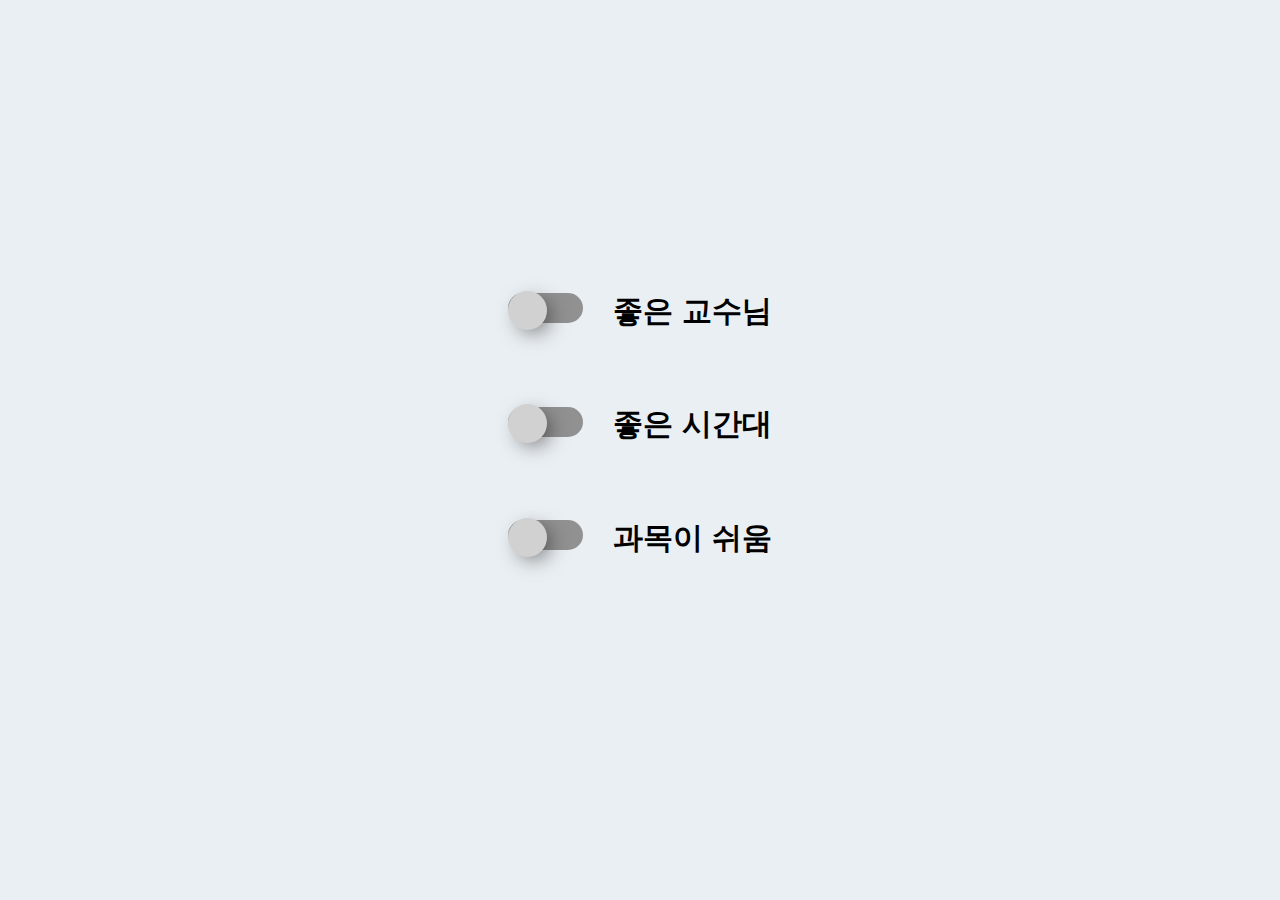
<file: public/school/index.html>
<!DOCTYPE html>
<html lang="ko">
<head>
	<meta charset="UTF-8">
	<title>대학수업</title>
	<!-- 다양한 기기별 뷰포트 설정 -->
	<meta name="viewport" content="width=device-width, initial-scale=1">
	<!-- 아이콘 설정 -->
	<!-- <link rel="shortcut icon" href="/assets/icons/favicon.ico"> -->
	<!-- 모바일 주소창 색 바꾸기  -->
	<meta name="theme-color" content="#ffffff">
	<!-- 스타일시트 -->
	<link rel="stylesheet" href="style.css">
	<script src="main.js"></script>
</head>
<body>
	<div class="container">
		<input type="checkbox"  id="fast" >
		<label class="red" onclick="checkRelation('fast')" for="fast">좋은 교수님</label>

		<input type="checkbox"  id="good">
		<label class="green" onclick="checkRelation('good')" for="good">좋은 시간대</label>

		<input type="checkbox"  id="cheap">
		<label class="blue" onclick="checkRelation('cheap')" for="cheap">과목이 쉬움</label>
	</div>
</body>
</file>
<file: public/school/style.css>
* {
  -webkit-tap-highlight-color: transparent;
}

body {
  display: flex;
  align-items: center;
  justify-content: center;
  flex-direction: column;
  height: 100vh;
  background: #eaeff3;
  color: #000;
  font-family: "Helvetica Neue", Helvetica, Arial, sans-serif;
  font-size: 30px;
  font-weight: bold;
  margin: 0;
}

a {
  display: inline-block;
  text-decoration: none;
  color: #6583c5;
}

.container {
	margin-top: -50px; 
}

input {
  position: relative;
  top: 40px;
  width: 72px;
  height: 26px;
  opacity: 0;
}

input:checked + label.green:before {
  background: #88a97a;
} 

input:checked + label.green:after {
  background: #80c265;
  transform: translateX(100%);
}

input:checked + label.blue:before {
  background: #7b8aac;
}

input:checked + label.blue:after {
  background: #6583c5;
  transform: translateX(100%);
}

input:checked + label.red:before {
  background: #a77d83;
}

input:checked + label.red:after {
  background: #c0646c;
  transform: translateX(100%);
}

input:checked:focus + label.green:before {
  background: #6d8f5f;
} 

input:checked:focus + label.green:after {
  background: #61a048;
}

input:checked:focus + label.blue:before {
  background: #58698d;
}

input:checked:focus + label.blue:after {
  background: #4d68a4;
}

input:checked:focus + label.red:before {
  background: #84575e;
}

input:checked:focus + label.red:after {
  background: #a14850;
}

input + label {
  display: block;
  position: relative;
  margin-bottom: 1.2em;
}

input + label:before {
  content: '';
  display: inline-block;
  width: 2.5em;
  vertical-align: middle;
  height: 1em;
  background-color: #919191;
  border-radius: .5em;
  margin-right: 1em;
  margin-bottom: 9px;
  transition: all .5s ease;
}

input + label:after {
  content: '';
  display: inline-block;
  width: 1.3em;
  height: 1.3em;
  background-color: #d2d1d1;
  border-radius: 50%;
  position: absolute;
  left: 0;
  transition: all .5s ease;
  -webkit-box-shadow: 6px 6px 21px -5px rgba(0,0,0,0.61);
  -moz-box-shadow: 6px 6px 21px -5px rgba(0,0,0,0.61);
  box-shadow: 6px 6px 21px -5px rgba(0,0,0,0.61);
}

input:focus + label:after {
  background-color: #acacac;
}

input:focus + label:before {
  background-color: #636363;
}
</file>
